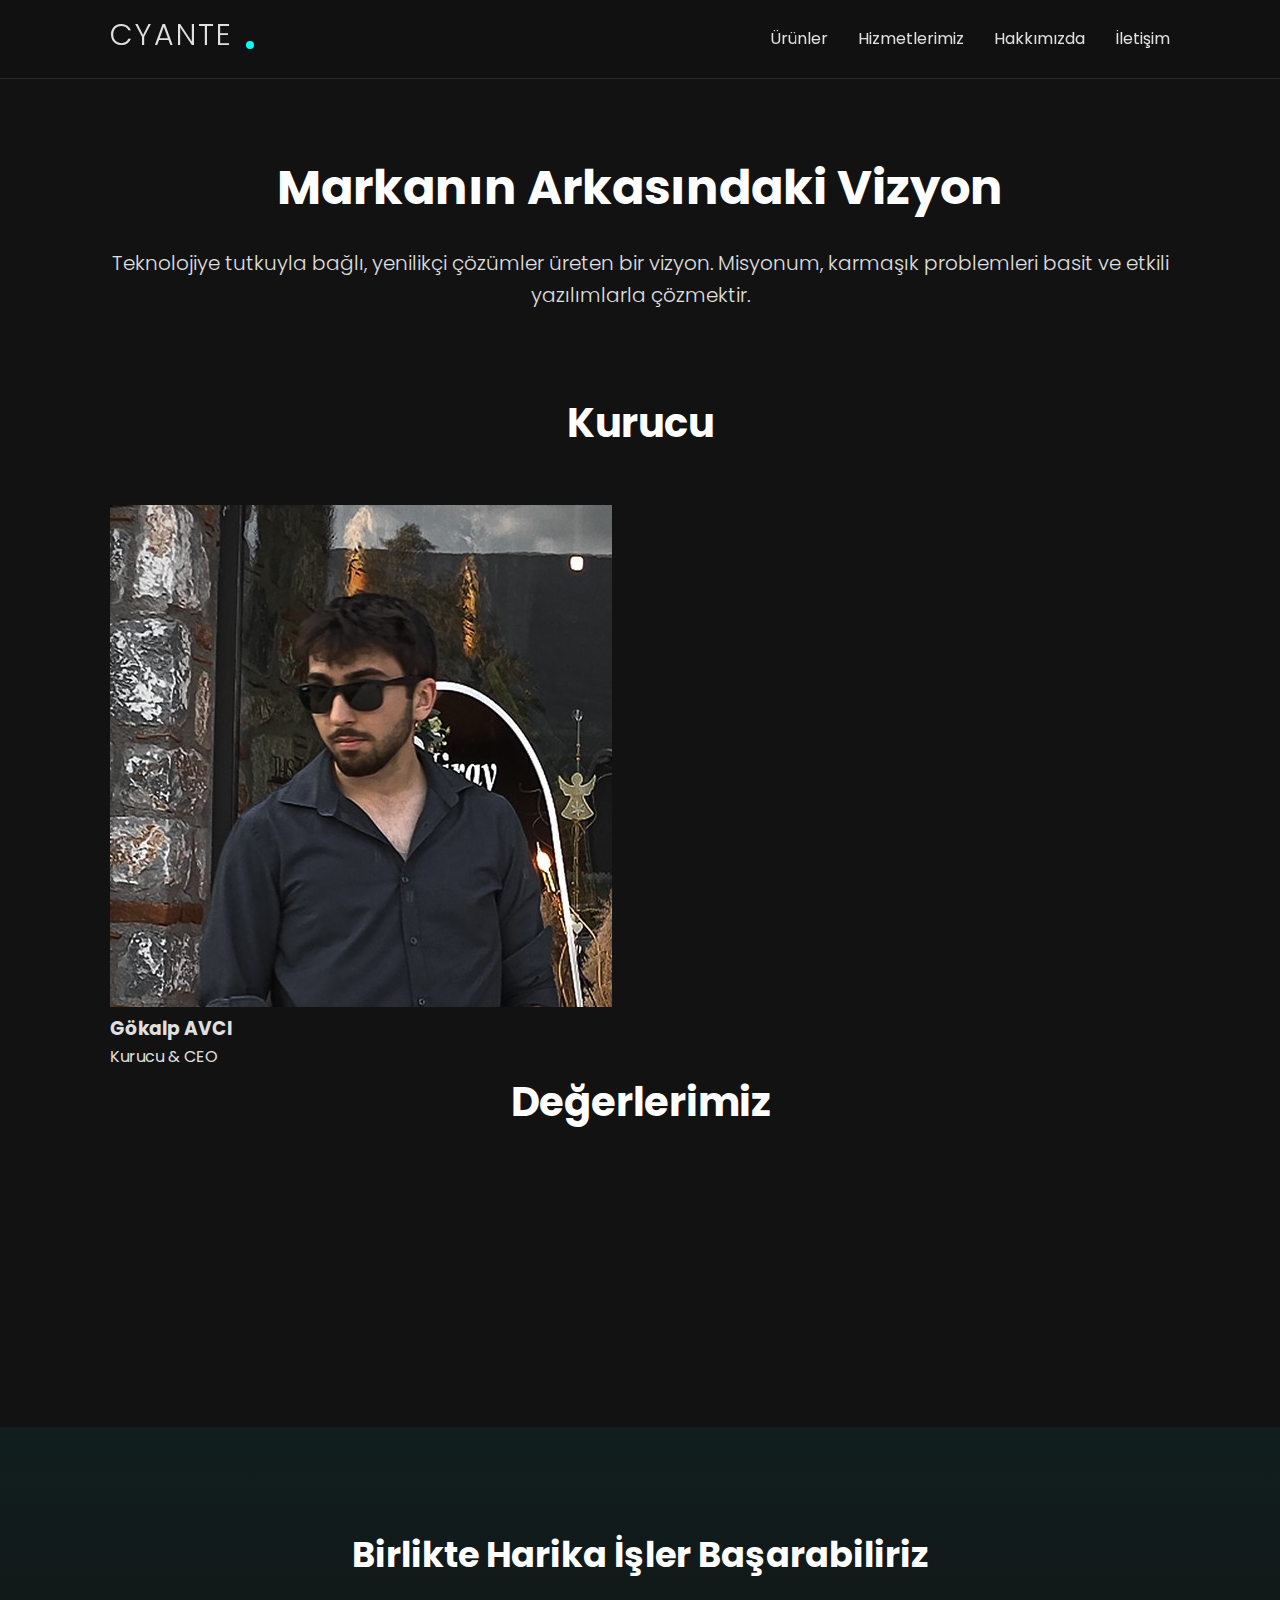
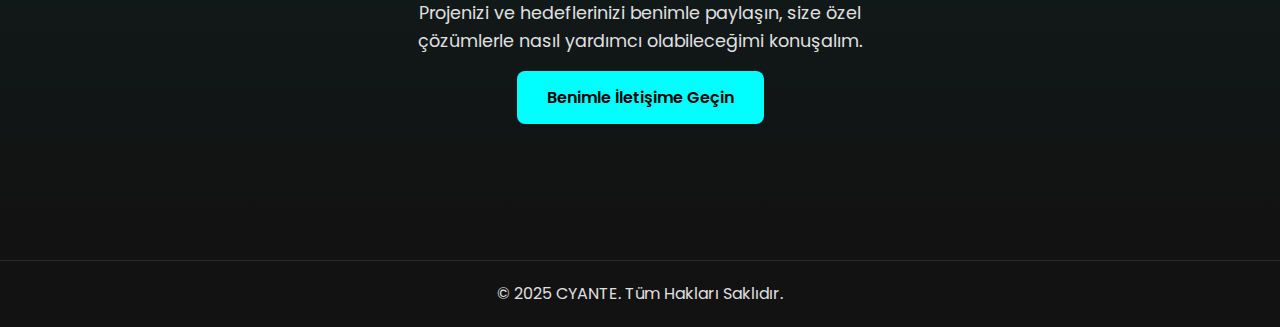
<file: CYANTE_Website/hakkimizda.html>
<!DOCTYPE html>
<html lang="tr">
<head>
    <meta charset="UTF-8">
    <meta name="viewport" content="width=device-width, initial-scale=1.0">
    <title>Hakkımızda - CYANTE | Yarının Teknolojisini Kodluyoruz</title>
    <link rel="stylesheet" href="style.css">
    <link rel="stylesheet" href="https://cdnjs.cloudflare.com/ajax/libs/font-awesome/6.5.2/css/all.min.css">
    <link rel="preconnect" href="https://fonts.googleapis.com">
    <link rel="preconnect" href="https://fonts.gstatic.com" crossorigin>
    <link href="https://fonts.googleapis.com/css2?family=Poppins:wght@300;400;600;700&display=swap" rel="stylesheet">
</head>
<body>

    <header>
        <div class="container">
            <a href="index.html" class="logo">
                <svg width="150" height="40" xmlns="http://www.w3.org/2000/svg"><style>.cyante-text { font-family: 'Poppins', sans-serif; font-size: 30px; font-weight: 300; fill: #E0E0E0; letter-spacing: 2px; } .cyante-dot { fill: #00FFFF; }</style><text x="0" y="30" class="cyante-text">CYANTE</text><circle cx="140" cy="30" r="4" class="cyante-dot"/></svg>
            </a>
            <nav>
                <ul>
                    <li><a href="index.html#urunler">Ürünler</a></li>
                    <li><a href="hizmetlerimiz.html">Hizmetlerimiz</a></li>
                    <li><a href="hakkimizda.html" class="active">Hakkımızda</a></li>
                    <li><a href="iletisim.html">İletişim</a></li>
                </ul>
            </nav>
        </div>
    </header>

    <main>
        <section id="product-hero">
            <div class="container">
                <div class="product-intro" style="text-align: center; width: 100%;">
                    <h1>Markanın Arkasındaki Vizyon</h1>
                    <p class="subtitle">Teknolojiye tutkuyla bağlı, yenilikçi çözümler üreten bir vizyon. Misyonum, karmaşık problemleri basit ve etkili yazılımlarla çözmektir.</p>
                </div>
            </div>
        </section>
        
        <section id="team">
            <div class="container">
                <h2 class="section-title">Kurucu</h2>
                <div class="founder-section"> <div class="team-member reveal">
                        <img src="images/gokalp-avci.jpg" alt="Gökalp AVCI"> <h3>Gökalp AVCI</h3>
                        <p class="role">Kurucu & CEO</p>
                    </div>
                </div>
            </div>
        </section>

        <section id="about-us-content">
            <div class="container">
                <h2 class="section-title">Değerlerimiz</h2>
                <div class="values-grid">
                    <div class="value-item reveal">
                        <i class="fas fa-lightbulb"></i>
                        <h3>Yenilikçilik</h3>
                        <p>Sürekli olarak en son teknolojileri takip eder ve projelerime entegre ederek geleceğe yönelik çözümler sunarım.</p>
                    </div>
                    <div class="value-item reveal">
                        <i class="fas fa-users"></i>
                        <h3>Müşteri Odaklılık</h3>
                        <p>Başarının anahtarının, müşterilerimin ihtiyaçlarını anlamak ve onlara özel değer yaratmak olduğuna inanırım.</p>
                    </div>
                    <div class="value-item reveal">
                        <i class="fas fa-shield-halved"></i>
                        <h3>Güvenilirlik</h3>
                        <p>Şeffaf bir çalışma prensibi benimser, verdiğim sözleri zamanında ve eksiksiz olarak yerine getiririm.</p>
                    </div>
                </div>
            </div>
        </section>

        <section id="product-cta">
            <div class="container">
                <h2>Birlikte Harika İşler Başarabiliriz</h2>
                <p>Projenizi ve hedeflerinizi benimle paylaşın, size özel çözümlerle nasıl yardımcı olabileceğimi konuşalım.</p>
                <a href="iletisim.html" class="cta-button">Benimle İletişime Geçin</a>
            </div>
        </section>
    </main>

    <footer>
        <div class="container">
            <p>© 2025 CYANTE. Tüm Hakları Saklıdır.</p>
        </div>
    </footer>
    
    <script src="script.js"></script>
</body>
</html>
</file>
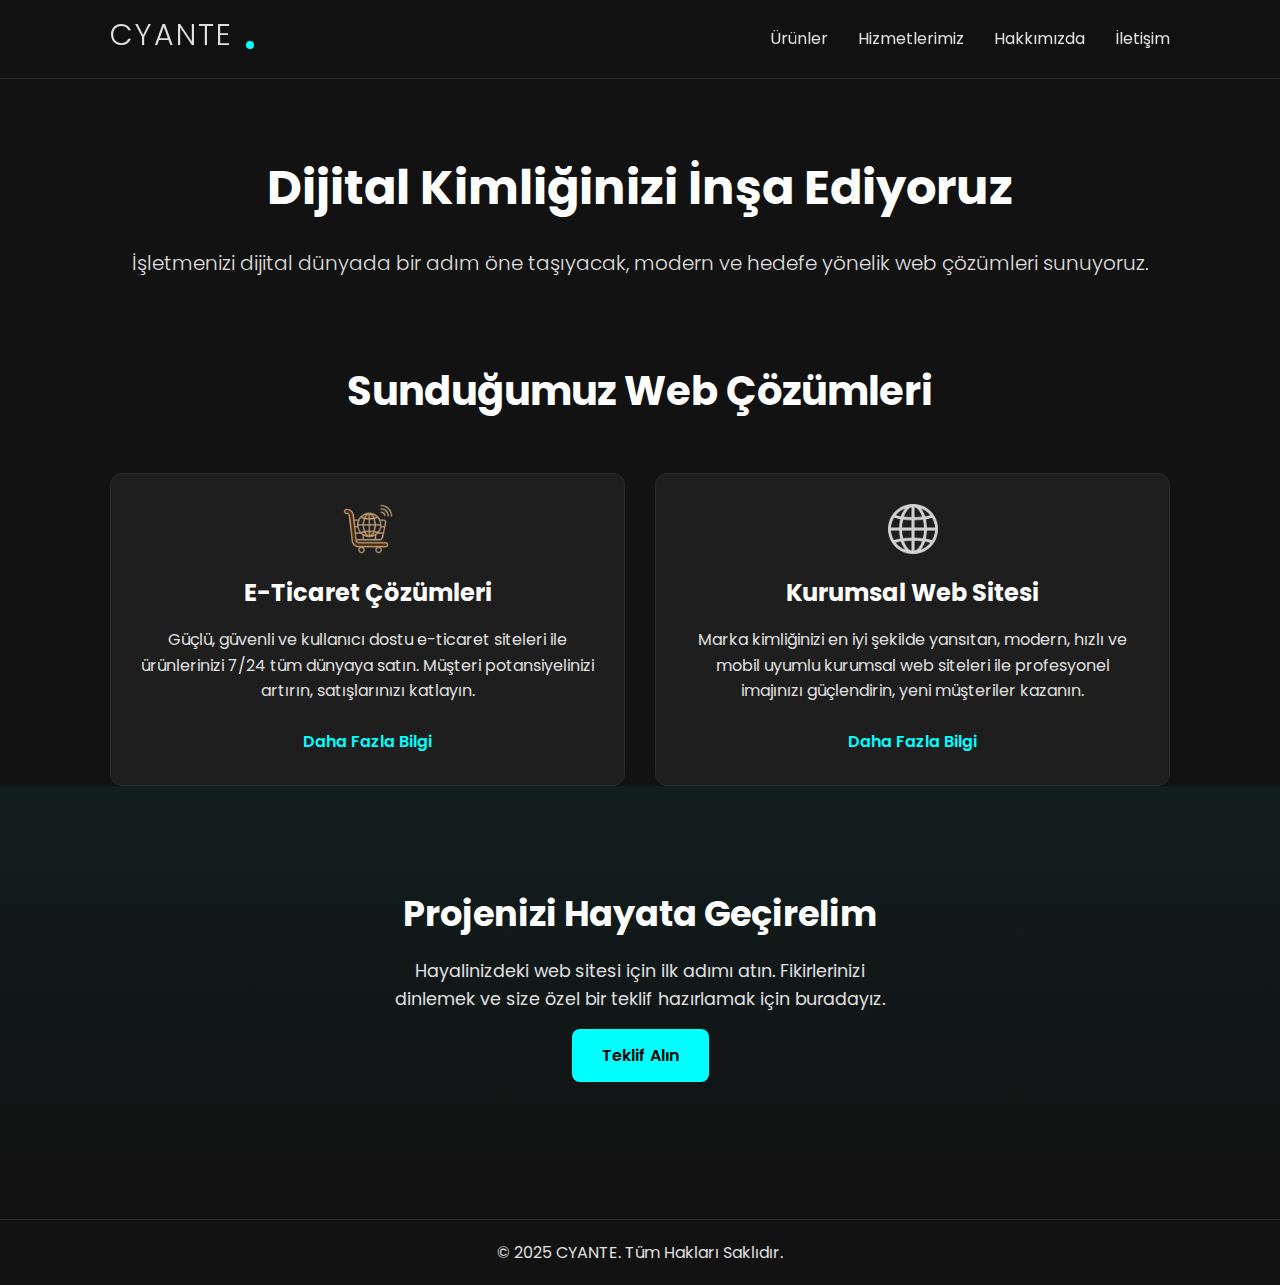
<file: CYANTE_Website/hizmetlerimiz.html>
<!DOCTYPE html>
<html lang="tr">
<head>
    <meta charset="UTF-8">
    <meta name="viewport" content="width=device-width, initial-scale=1.0">
    <title>Hizmetlerimiz - E-Ticaret ve Kurumsal Web Çözümleri - CYANTE</title>
    <link rel="stylesheet" href="style.css">
    <link rel="preconnect" href="https://fonts.googleapis.com">
    <link rel="preconnect" href="https://fonts.gstatic.com" crossorigin>
    <link href="https://fonts.googleapis.com/css2?family=Poppins:wght@300;400;600;700&display=swap" rel="stylesheet">
</head>
<body>

    <header>
        <div class="container">
            <a href="index.html" class="logo">
                <svg width="150" height="40" xmlns="http://www.w3.org/2000/svg"><style>.cyante-text { font-family: 'Poppins', sans-serif; font-size: 30px; font-weight: 300; fill: #E0E0E0; letter-spacing: 2px; } .cyante-dot { fill: #00FFFF; }</style><text x="0" y="30" class="cyante-text">CYANTE</text><circle cx="140" cy="30" r="4" class="cyante-dot"/></svg>
            </a>
            <nav>
                <ul>
                    <li><a href="index.html#urunler">Ürünler</a></li>
                    <li><a href="hizmetlerimiz.html" class="active">Hizmetlerimiz</a></li>
                    <li><a href="hakkimizda.html">Hakkımızda</a></li>
                    <li><a href="iletisim.html">İletişim</a></li>
                </ul>
            </nav>
        </div>
    </header>

    <main>
        <section id="product-hero">
            <div class="container">
                <div class="product-intro" style="text-align: center; width: 100%;">
                    <h1>Dijital Kimliğinizi İnşa Ediyoruz</h1>
                    <p class="subtitle">İşletmenizi dijital dünyada bir adım öne taşıyacak, modern ve hedefe yönelik web çözümleri sunuyoruz.</p>
                </div>
            </div>
        </section>

        <section id="hizmetler-grid">
            <div class="container">
                <h2 class="section-title">Sunduğumuz Web Çözümleri</h2>
                <div class="urun-grid">
                    
                    <div class="urun-karti reveal">
                        <div class="ikon">
                            <img src="images/ecommerce-icon.png" alt="E-Ticaret İkonu" />
                        </div>
                        <h3>E-Ticaret Çözümleri</h3>
                        <p>Güçlü, güvenli ve kullanıcı dostu e-ticaret siteleri ile ürünlerinizi 7/24 tüm dünyaya satın. Müşteri potansiyelinizi artırın, satışlarınızı katlayın.</p>
                        <a href="iletisim.html" class="urun-button">Daha Fazla Bilgi</a>
                    </div>

                    <div class="urun-karti reveal">
                         <div class="ikon">
                           <img src="images/corporate-icon.png" alt="Kurumsal Site İkonu" />
                        </div>
                        <h3>Kurumsal Web Sitesi</h3>
                        <p>Marka kimliğinizi en iyi şekilde yansıtan, modern, hızlı ve mobil uyumlu kurumsal web siteleri ile profesyonel imajınızı güçlendirin, yeni müşteriler kazanın.</p>
                        <a href="iletisim.html" class="urun-button">Daha Fazla Bilgi</a>
                    </div>

                </div>
            </div>
        </section>

        <section id="product-cta">
            <div class="container">
                <h2>Projenizi Hayata Geçirelim</h2>
                <p>Hayalinizdeki web sitesi için ilk adımı atın. Fikirlerinizi dinlemek ve size özel bir teklif hazırlamak için buradayız.</p>
                <a href="iletisim.html" class="cta-button">Teklif Alın</a>
            </div>
        </section>
    </main>

    <footer>
        <div class="container">
            <p>&copy; 2025 CYANTE. Tüm Hakları Saklıdır.</p>
        </div>
    </footer>
    
    <script src="script.js"></script>
</body>
</html>
</file>
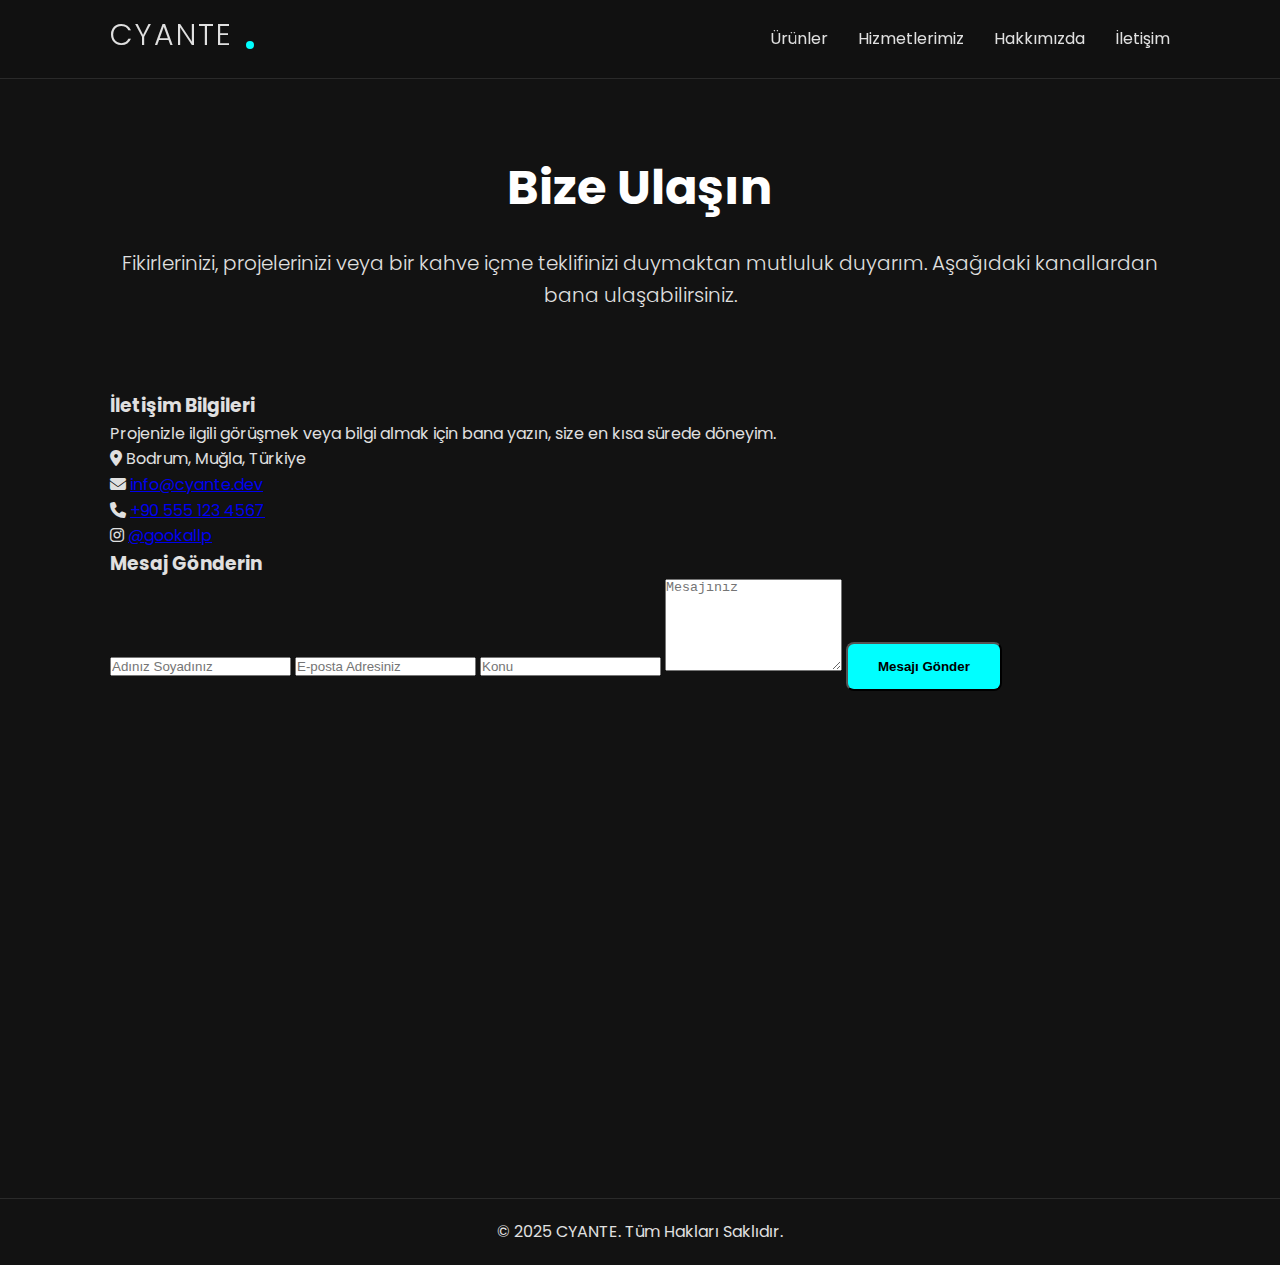
<file: CYANTE_Website/iletisim.html>
<!DOCTYPE html>
<html lang="tr">
<head>
    <meta charset="UTF-8">
    <meta name="viewport" content="width=device-width, initial-scale=1.0">
    <title>İletişim - CYANTE</title>
    <link rel="stylesheet" href="style.css">
    <link rel="stylesheet" href="https://cdnjs.cloudflare.com/ajax/libs/font-awesome/6.5.2/css/all.min.css">
    <link rel="preconnect" href="https://fonts.googleapis.com">
    <link rel="preconnect" href="https://fonts.gstatic.com" crossorigin>
    <link href="https://fonts.googleapis.com/css2?family=Poppins:wght@300;400;600;700&display=swap" rel="stylesheet">
</head>
<body>

    <header>
        <div class="container">
            <a href="index.html" class="logo">
                <svg width="150" height="40" xmlns="http://www.w3.org/2000/svg"><style>.cyante-text { font-family: 'Poppins', sans-serif; font-size: 30px; font-weight: 300; fill: #E0E0E0; letter-spacing: 2px; } .cyante-dot { fill: #00FFFF; }</style><text x="0" y="30" class="cyante-text">CYANTE</text><circle cx="140" cy="30" r="4" class="cyante-dot"/></svg>
            </a>
            <nav>
                <ul>
                    <li><a href="index.html#urunler">Ürünler</a></li>
                    <li><a href="hizmetlerimiz.html">Hizmetlerimiz</a></li>
                    <li><a href="hakkimizda.html">Hakkımızda</a></li>
                    <li><a href="iletisim.html" class="active">İletişim</a></li>
                </ul>
            </nav>
        </div>
    </header>

    <main>
        <section id="product-hero">
            <div class="container">
                <div class="product-intro" style="text-align: center; width: 100%;">
                    <h1>Bize Ulaşın</h1>
                    <p class="subtitle">Fikirlerinizi, projelerinizi veya bir kahve içme teklifinizi duymaktan mutluluk duyarım. Aşağıdaki kanallardan bana ulaşabilirsiniz.</p>
                </div>
            </div>
        </section>

        <section id="contact-section">
            <div class="container">
                <div class="contact-grid">
                    <div class="contact-details reveal">
                        <h3>İletişim Bilgileri</h3>
                        <p>Projenizle ilgili görüşmek veya bilgi almak için bana yazın, size en kısa sürede döneyim.</p>
                        <div class="contact-item">
                            <i class="fas fa-map-marker-alt"></i>
                            <span>Bodrum, Muğla, Türkiye</span>
                        </div>
                        <div class="contact-item">
                            <i class="fas fa-envelope"></i>
                            <a href="mailto:info@cyante.dev">info@cyante.dev</a>
                        </div>
                        <div class="contact-item">
                            <i class="fas fa-phone"></i>
                            <a href="tel:+905551234567">+90 555 123 4567</a>
                        </div>
                        <div class="contact-item">
                            <i class="fab fa-instagram"></i>
                            <a href="https://www.instagram.com/gookallp" target="_blank">@gookallp</a>
                        </div>
                    </div>
                    <div class="contact-form reveal">
                        <h3>Mesaj Gönderin</h3>
                        <form action="https://formspree.io/f/SİZİN_FORM_IDNİZ" method="POST">
                            <input type="text" name="name" placeholder="Adınız Soyadınız" required>
                            <input type="email" name="email" placeholder="E-posta Adresiniz" required>
                            <input type="text" name="subject" placeholder="Konu" required>
                            <textarea name="message" placeholder="Mesajınız" rows="6" required></textarea>
                            <button type="submit" class="cta-button">Mesajı Gönder</button>
                        </form>
                    </div>
                </div>
            </div>
        </section>

        <section id="map-section">
            <div class="map-container">
                <iframe src="https://www.google.com/maps/embed?pb=!1m18!1m12!1m3!1d102130.6974918579!2d27.32757501375995!3d37.03437295796989!2m3!1f0!2f0!3f0!3m2!1i1024!2i768!4f13.1!3m3!1m2!1s0x14be6c54a93c7a9f%3A0x910ff73a9856a939!2sBodrum%2C%20Muğla!5e0!3m2!1str!2str!4v1718873998845!5m2!1str!2str" 
                width="600" height="450" style="border:0;" allowfullscreen="" loading="lazy" referrerpolicy="no-referrer-when-downgrade"></iframe>
            </div>
        </section>
    </main>

    <footer>
        <div class="container">
            <p>© 2025 CYANTE. Tüm Hakları Saklıdır.</p>
        </div>
    </footer>

    <script src="script.js"></script>
</body>
</html>
</file>
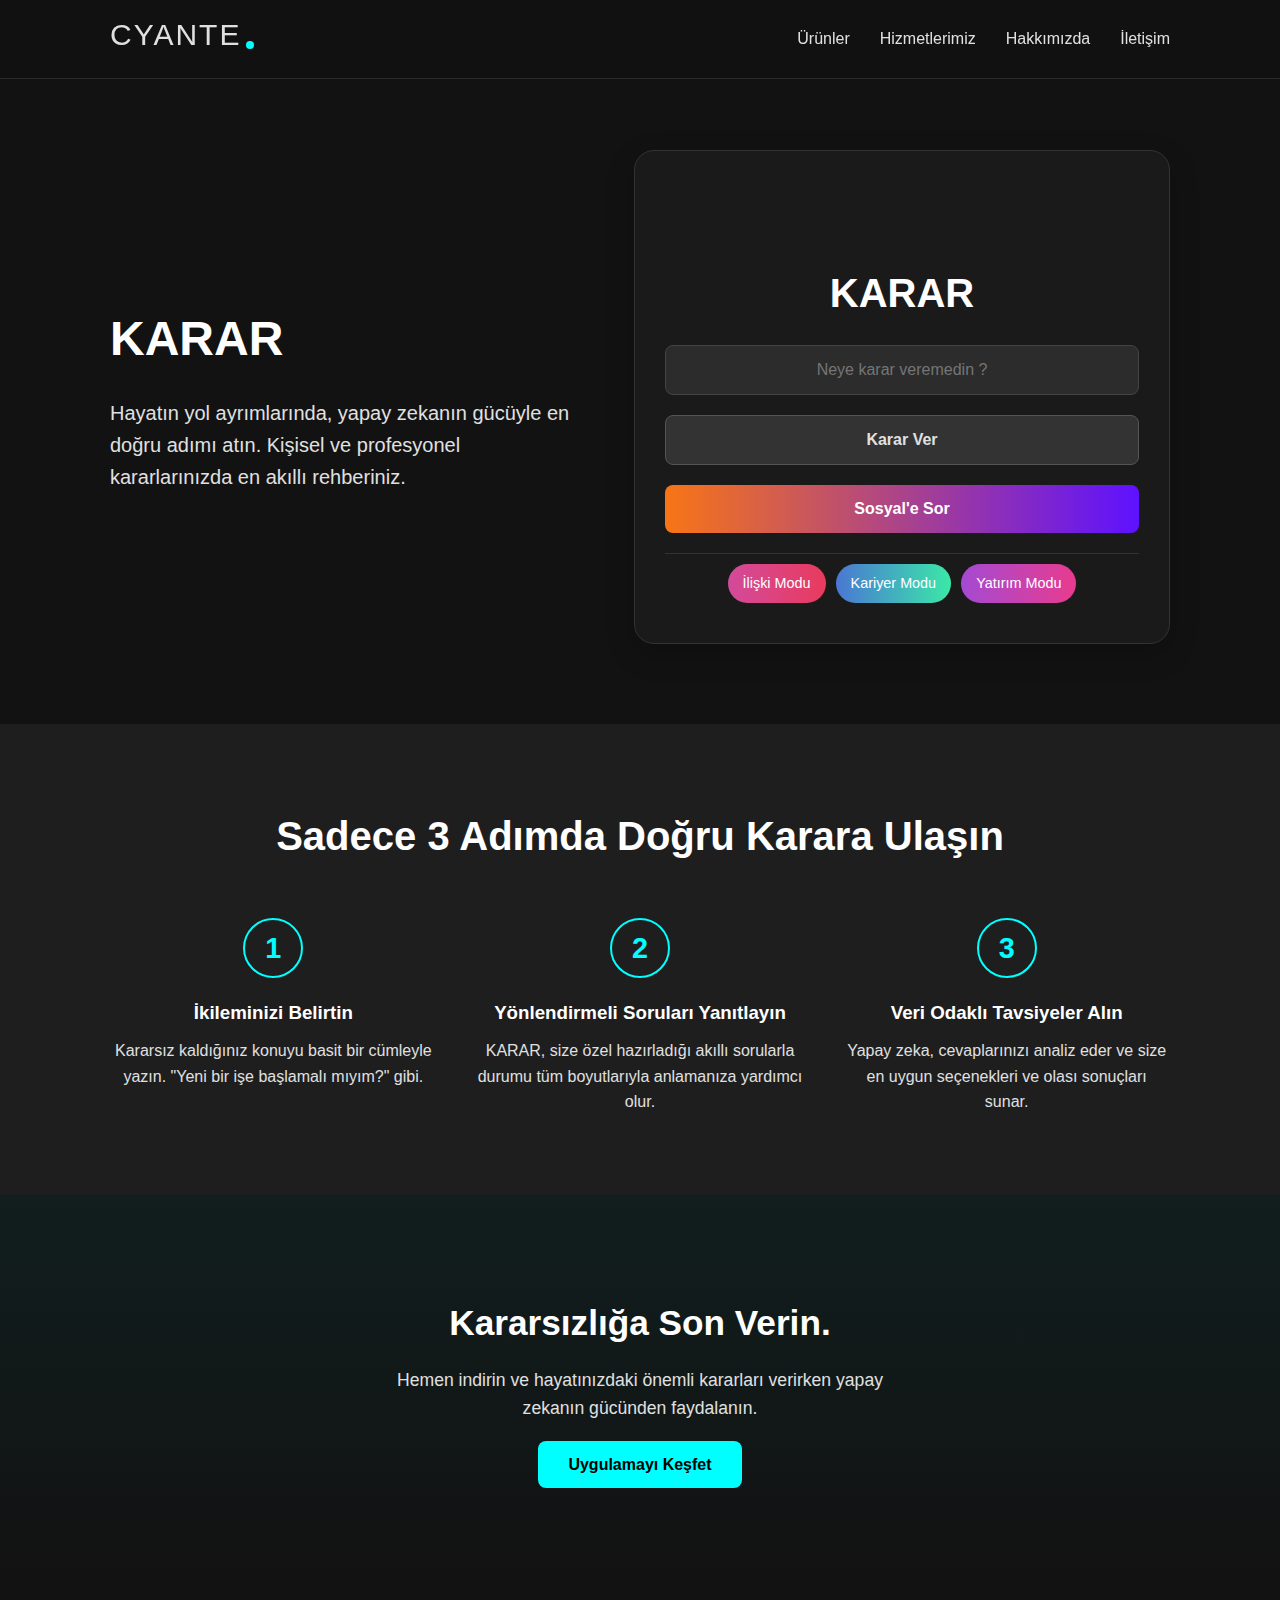
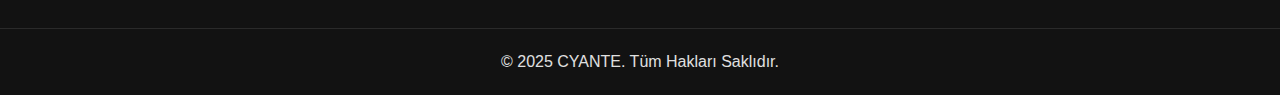
<file: CYANTE_Website/karar.html>
<!DOCTYPE html>
<html lang="tr">
<head>
    <meta charset="UTF-8">
    <meta http-equiv="Content-Security-Policy" content="
        default-src 'self'; 
        script-src 'self' https://cdn.jsdelivr.net; 
        style-src 'self' 'unsafe-inline' https://cdnjs.cloudflare.com https://fonts.googleapis.com; 
        font-src https://cdnjs.cloudflare.com https://fonts.gstatic.com; 
        img-src 'self' data:; 
        frame-src https://www.google.com; 
        connect-src https://formspree.io;">
    <meta name="viewport" content="width=device-width, initial-scale=1.0">
    <title>KARAR - Yapay Zeka Destekli Karar Verme Uygulaması | CYANTE</title>
    <meta name="description" content="KARAR, yapay zeka gücüyle kişisel ve profesyonel hayatınızdaki kararsızlıklara son veren bir karar destek uygulamasıdır. En doğru adımı atmanız için rehberiniz.">
    <link rel="stylesheet" href="style.css">
    <link rel="preconnect" href="https://fonts.googleapis.com">
    <link rel="preconnect" href="https://fonts.gstatic.com" crossorigin>
    <link href="https://fonts.googleapis.com/css2?family=Poppins:wght@300;400;600;700&display=swap" rel="stylesheet">
    <script type="application/ld+json">
    {
      "@context": "https://schema.org",
      "@type": "SoftwareApplication",
      "name": "KARAR",
      "operatingSystem": "Web",
      "applicationCategory": "LifestyleApplication",
      "description": "KARAR, yapay zeka gücüyle kişisel ve profesyonel hayatınızdaki kararsızlıklara son veren bir karar destek uygulamasıdır. İlişki, kariyer ve yatırım gibi modlarla en doğru adımı atmanız için size rehberlik eder.",
      "featureList": [
        "Yapay Zeka Destekli Tavsiyeler",
        "İlişki Modu",
        "Kariyer Modu",
        "Yatırım Modu",
        "Yönlendirmeli Soru-Cevap"
      ],
      "author": {
        "@type": "Organization",
        "name": "CYANTE"
      },
      "offers": {
        "@type": "Offer",
        "description": "Uygulamayı Keşfet"
      }
    }
    </script>
</head>
<body>

    <header>
        <div class="container">
            <a href="index.html" class="logo">
                <svg width="150" height="40" xmlns="http://www.w3.org/2000/svg"><style>.cyante-text { font-family: 'Poppins', sans-serif; font-size: 30px; font-weight: 300; fill: #E0E0E0; letter-spacing: 2px; } .cyante-dot { fill: #00FFFF; }</style><text x="0" y="30" class="cyante-text">CYANTE</text><circle cx="140" cy="30" r="4" class="cyante-dot"/></svg>
            </a>
            <nav>
                <ul>
                    <li><a href="index.html#urunler">Ürünler</a></li>
                    <li><a href="hizmetlerimiz.html">Hizmetlerimiz</a></li>
                    <li><a href="hakkimizda.html">Hakkımızda</a></li>
                    <li><a href="iletisim.html">İletişim</a></li>
                </ul>
            </nav>
        </div>
    </header>

    <main>
        <section id="product-hero">
            <div class="container">
                <div class="product-intro">
                    <h1>KARAR</h1>
                    <p class="subtitle">Hayatın yol ayrımlarında, yapay zekanın gücüyle en doğru adımı atın. Kişisel ve profesyonel kararlarınızda en akıllı rehberiniz.</p>
                </div>
                <div class="karar-ui-showcase">
                    <div class="karar-logo-placeholder"></div>
                    <h2>KARAR</h2>
                    <input type="text" placeholder="Neye karar veremedin ?">
                    <button class="karar-button primary">Karar Ver</button>
                    <button class="karar-button social-gradient">Sosyal'e Sor</button>
                    <div class="mode-tags">
                        <span class="tag-gradient-1">İlişki Modu</span>
                        <span class="tag-gradient-2">Kariyer Modu</span>
                        <span class="tag-gradient-3">Yatırım Modu</span>
                    </div>
                </div>
            </div>
        </section>

        <section id="how-it-works">
            <div class="container">
                <h2 class="section-title">Sadece 3 Adımda Doğru Karara Ulaşın</h2>
                <div class="steps-grid">
                    <div class="step">
                        <div class="step-number">1</div>
                        <h3>İkileminizi Belirtin</h3>
                        <p>Kararsız kaldığınız konuyu basit bir cümleyle yazın. "Yeni bir işe başlamalı mıyım?" gibi.</p>
                    </div>
                    <div class="step">
                        <div class="step-number">2</div>
                        <h3>Yönlendirmeli Soruları Yanıtlayın</h3>
                        <p>KARAR, size özel hazırladığı akıllı sorularla durumu tüm boyutlarıyla anlamanıza yardımcı olur.</p>
                    </div>
                    <div class="step">
                        <div class="step-number">3</div>
                        <h3>Veri Odaklı Tavsiyeler Alın</h3>
                        <p>Yapay zeka, cevaplarınızı analiz eder ve size en uygun seçenekleri ve olası sonuçları sunar.</p>
                    </div>
                </div>
            </div>
        </section>

        <section id="product-cta">
            <div class="container">
                <h2>Kararsızlığa Son Verin.</h2>
                <p>Hemen indirin ve hayatınızdaki önemli kararları verirken yapay zekanın gücünden faydalanın.</p>
                <a href="https://karar.cloud" class="cta-button" target="_blank" rel="noopener noreferrer">Uygulamayı Keşfet</a>
            </div>
        </section>
    </main>

    <footer>
        <div class="container">
            <p>© 2025 CYANTE. Tüm Hakları Saklıdır.</p>
        </div>
    </footer>

    <script src="script.js"></script>
</body>
</html>
</file>
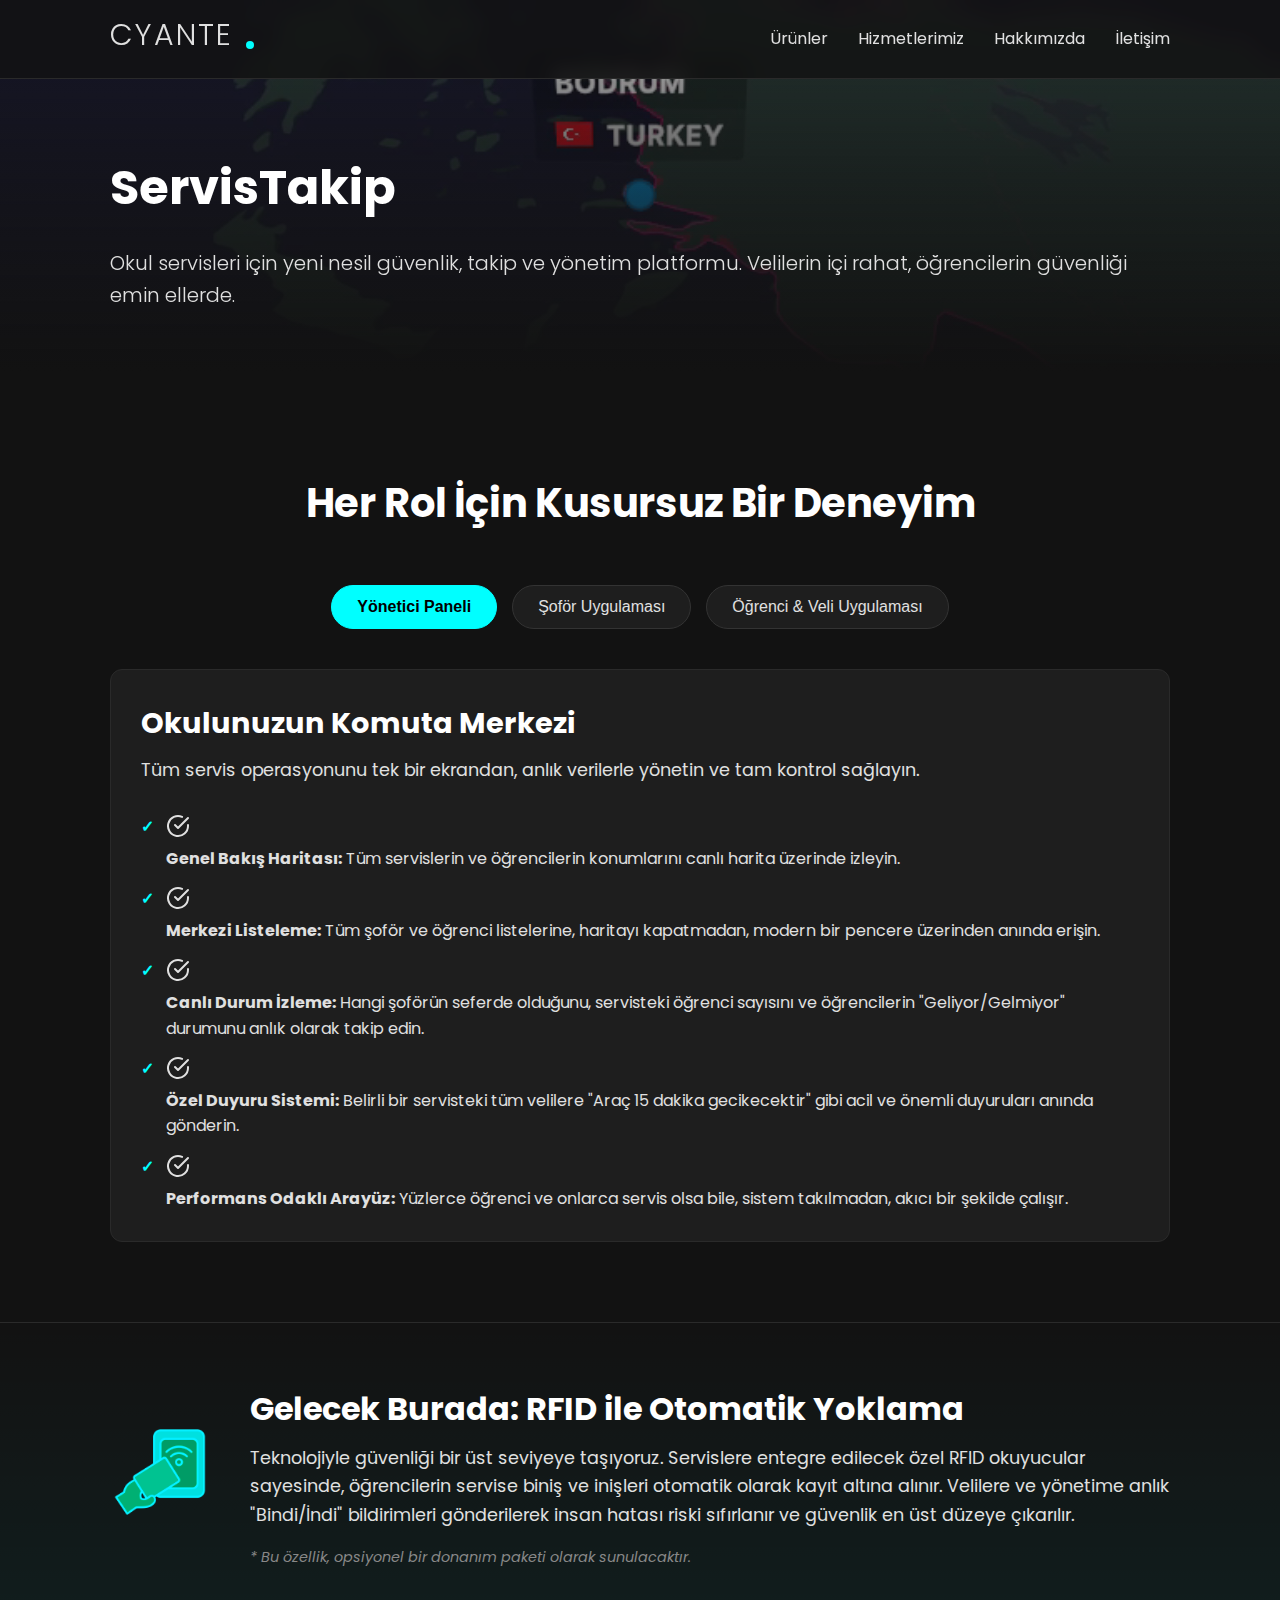
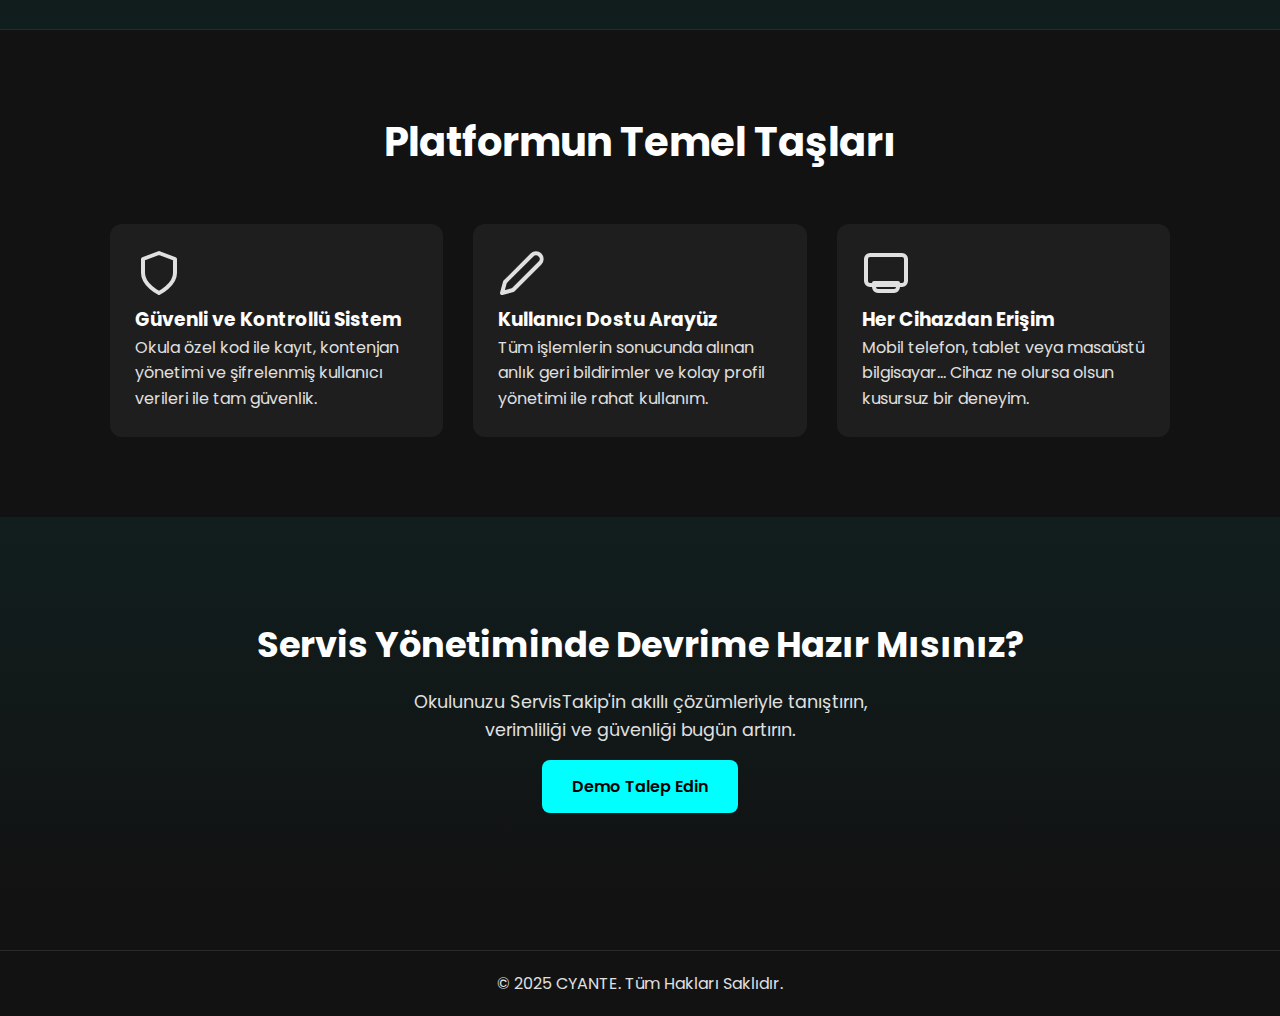
<file: CYANTE_Website/servis-takip.html>
<!DOCTYPE html>
<html lang="tr">
<head>
    <meta charset="UTF-8">
    <meta name="viewport" content="width=device-width, initial-scale=1.0">
    <title>ServisTakip - Akıllı Okul Servis Yönetimi - CYANTE</title>
    <link rel="icon" type="image/png" href="images/favicon.png">
    <link rel="stylesheet" href="style.css">
    <link rel="preconnect" href="https://fonts.googleapis.com">
    <link rel="preconnect" href="https://fonts.gstatic.com" crossorigin>
    <link href="https://fonts.googleapis.com/css2?family=Poppins:wght@300;400;600;700&display=swap" rel="stylesheet">
</head>
<body>

    <header>
        <div class="container">
            <a href="index.html" class="logo">
                <svg width="150" height="40" xmlns="http://www.w3.org/2000/svg"><style>.cyante-text { font-family: 'Poppins', sans-serif; font-size: 30px; font-weight: 300; fill: #E0E0E0; letter-spacing: 2px; } .cyante-dot { fill: #00FFFF; }</style><text x="0" y="30" class="cyante-text">CYANTE</text><circle cx="140" cy="30" r="4" class="cyante-dot"/></svg>
            </a>
            <nav>
                <ul>
                    <li><a href="index.html#urunler">Ürünler</a></li>
                    <li><a href="hizmetlerimiz.html">Hizmetlerimiz</a></li>
                    <li><a href="hakkimizda.html">Hakkımızda</a></li>
                    <li><a href="iletisim.html">İletişim</a></li>
                </ul>
            </nav>
        </div>
    </header>

    <main>
        <section id="product-hero">
            <div class="video-background-container">
               <video autoplay muted loop playsinline id="background-video">
                   <source src="vdy.mp4" type="video/mp4">
                   Tarayıcınız video etiketini desteklemiyor.
               </video>
               <div class="video-overlay"></div>
           </div>
           <div class="container">
               <div class="product-intro">
                   <h1>ServisTakip</h1>
                   <p class="subtitle">Okul servisleri için yeni nesil güvenlik, takip ve yönetim platformu. Velilerin içi rahat, öğrencilerin güvenliği emin ellerde.</p>
               </div>
           </div>
        </section>

        <section id="detailed-features">
            <div class="container">
                <h2 class="section-title">Her Rol İçin Kusursuz Bir Deneyim</h2>
                <div class="tab-buttons">
                    <button class="tab-button active" data-tab="tab-yonetici">Yönetici Paneli</button>
                    <button class="tab-button" data-tab="tab-sofor">Şoför Uygulaması</button>
                    <button class="tab-button" data-tab="tab-ogrenci">Öğrenci & Veli Uygulaması</button>
                </div>

                <div class="tab-content-wrapper">
                    <div id="tab-yonetici" class="tab-content active">
                        <h3>Okulunuzun Komuta Merkezi</h3>
                        <p>Tüm servis operasyonunu tek bir ekrandan, anlık verilerle yönetin ve tam kontrol sağlayın.</p>
                        <div class="feature-list">
                            <div class="feature-item-v2"><svg xmlns="http://www.w3.org/2000/svg" width="24" height="24" viewBox="0 0 24 24" fill="none" stroke="currentColor" stroke-width="2" stroke-linecap="round" stroke-linejoin="round"><path d="M22 11.08V12a10 10 0 1 1-5.93-9.14"></path><polyline points="22 4 12 14.01 9 11.01"></polyline></svg><div><strong>Genel Bakış Haritası:</strong> Tüm servislerin ve öğrencilerin konumlarını canlı harita üzerinde izleyin.</div></div>
                            <div class="feature-item-v2"><svg xmlns="http://www.w3.org/2000/svg" width="24" height="24" viewBox="0 0 24 24" fill="none" stroke="currentColor" stroke-width="2" stroke-linecap="round" stroke-linejoin="round"><path d="M22 11.08V12a10 10 0 1 1-5.93-9.14"></path><polyline points="22 4 12 14.01 9 11.01"></polyline></svg><div><strong>Merkezi Listeleme:</strong> Tüm şoför ve öğrenci listelerine, haritayı kapatmadan, modern bir pencere üzerinden anında erişin.</div></div>
                            <div class="feature-item-v2"><svg xmlns="http://www.w3.org/2000/svg" width="24" height="24" viewBox="0 0 24 24" fill="none" stroke="currentColor" stroke-width="2" stroke-linecap="round" stroke-linejoin="round"><path d="M22 11.08V12a10 10 0 1 1-5.93-9.14"></path><polyline points="22 4 12 14.01 9 11.01"></polyline></svg><div><strong>Canlı Durum İzleme:</strong> Hangi şoförün seferde olduğunu, servisteki öğrenci sayısını ve öğrencilerin "Geliyor/Gelmiyor" durumunu anlık olarak takip edin.</div></div>
                            <div class="feature-item-v2"><svg xmlns="http://www.w3.org/2000/svg" width="24" height="24" viewBox="0 0 24 24" fill="none" stroke="currentColor" stroke-width="2" stroke-linecap="round" stroke-linejoin="round"><path d="M22 11.08V12a10 10 0 1 1-5.93-9.14"></path><polyline points="22 4 12 14.01 9 11.01"></polyline></svg><div><strong>Özel Duyuru Sistemi:</strong> Belirli bir servisteki tüm velilere "Araç 15 dakika gecikecektir" gibi acil ve önemli duyuruları anında gönderin.</div></div>
                            <div class="feature-item-v2"><svg xmlns="http://www.w3.org/2000/svg" width="24" height="24" viewBox="0 0 24 24" fill="none" stroke="currentColor" stroke-width="2" stroke-linecap="round" stroke-linejoin="round"><path d="M22 11.08V12a10 10 0 1 1-5.93-9.14"></path><polyline points="22 4 12 14.01 9 11.01"></polyline></svg><div><strong>Performans Odaklı Arayüz:</strong> Yüzlerce öğrenci ve onlarca servis olsa bile, sistem takılmadan, akıcı bir şekilde çalışır.</div></div>
                        </div>
                    </div>
                    <div id="tab-sofor" class="tab-content">
                        <h3>Akıllı ve Güvenli Sürüş Asistanınız</h3>
                        <p>Yolculuğu daha verimli ve güvenli hale getiren, sürücü dostu özelliklerle donatıldı.</p>
                        <div class="feature-list">
                            <div class="feature-item-v2"><svg xmlns="http://www.w3.org/2000/svg" width="24" height="24" viewBox="0 0 24 24" fill="none" stroke="currentColor" stroke-width="2" stroke-linecap="round" stroke-linejoin="round"><path d="M22 11.08V12a10 10 0 1 1-5.93-9.14"></path><polyline points="22 4 12 14.01 9 11.01"></polyline></svg><div><strong>Otomatik Rota Optimizasyonu:</strong> Sefere başlandığı an, sadece "Geliyor" olarak işaretlenmiş öğrencilere göre en verimli rota anında oluşturulur.</div></div>
                             <div class="feature-item-v2"><svg xmlns="http://www.w3.org/2000/svg" width="24" height="24" viewBox="0 0 24 24" fill="none" stroke="currentColor" stroke-width="2" stroke-linecap="round" stroke-linejoin="round"><path d="M22 11.08V12a10 10 0 1 1-5.93-9.14"></path><polyline points="22 4 12 14.01 9 11.01"></polyline></svg><div><strong>Anlık Yolcu Listesi:</strong> Servise binecek öğrencilerin güncel listesini ve durumlarını tek bakışta görün, gereksiz beklemeleri ortadan kaldırın.</div></div>
                            <div class="feature-item-v2"><svg xmlns="http://www.w3.org/2000/svg" width="24" height="24" viewBox="0 0 24 24" fill="none" stroke="currentColor" stroke-width="2" stroke-linecap="round" stroke-linejoin="round"><path d="M22 11.08V12a10 10 0 1 1-5.93-9.14"></path><polyline points="22 4 12 14.01 9 11.01"></polyline></svg><div><strong>Kesintisiz Sürüş Modu:</strong> Sefer sırasında ekranın otomatik kilitlenmesi engellenir, dikkatiniz asla dağılmaz.</div></div>
                            <div class="feature-item-v2"><svg xmlns="http://www.w3.org/2000/svg" width="24" height="24" viewBox="0 0 24 24" fill="none" stroke="currentColor" stroke-width="2" stroke-linecap="round" stroke-linejoin="round"><path d="M22 11.08V12a10 10 0 1 1-5.93-9.14"></path><polyline points="22 4 12 14.01 9 11.01"></polyline></svg><div><strong>Batarya Dostu Gizli Ekran:</strong> Tek bir tuşla ekranı karartın; uygulama arka planda çalışmaya devam ederken bataryadan tasarruf edin.</div></div>
                        </div>
                    </div>
                    <div id="tab-ogrenci" class="tab-content">
                        <h3>Velilerin İçi Rahat, Öğrenciler Güvende</h3>
                        <p>Merak ve endişeyi ortadan kaldıran, anlık bilgilendirmeye dayalı modern bir deneyim sunar.</p>
                        <div class="feature-list">
                            <div class="feature-item-v2"><svg xmlns="http://www.w3.org/2000/svg" width="24" height="24" viewBox="0 0 24 24" fill="none" stroke="currentColor" stroke-width="2" stroke-linecap="round" stroke-linejoin="round"><path d="M22 11.08V12a10 10 0 1 1-5.93-9.14"></path><polyline points="22 4 12 14.01 9 11.01"></polyline></svg><div><strong>Canlı Servis Takibi:</strong> Harita üzerinden çocuğunuzun servisini anlık olarak takip edin, nerede olduğunu her an bilin.</div></div>
                            <div class="feature-item-v2"><svg xmlns="http://www.w3.org/2000/svg" width="24" height="24" viewBox="0 0 24 24" fill="none" stroke="currentColor" stroke-width="2" stroke-linecap="round" stroke-linejoin="round"><path d="M22 11.08V12a10 10 0 1 1-5.93-9.14"></path><polyline points="22 4 12 14.01 9 11.01"></polyline></svg><div><strong>Tahmini Varış Süresi (ETA):</strong> "Servis nerede kaldı?" sorusuna son! Servisin tam olarak kaç dakika sonra kapınızda olacağını canlı geri sayımla görün.</div></div>
                            <div class="feature-item-v2"><svg xmlns="http://www.w3.org/2000/svg" width="24" height="24" viewBox="0 0 24 24" fill="none" stroke="currentColor" stroke-width="2" stroke-linecap="round" stroke-linejoin="round"><path d="M22 11.08V12a10 10 0 1 1-5.93-9.14"></path><polyline points="22 4 12 14.01 9 11.01"></polyline></svg><div><strong>Otomatik "Servis Yaklaşıyor" Bildirimi:</strong> Servis 1 KM yaklaştığında telefonunuza gelen bildirimle hazırlıksız yakalanmayın.</div></div>
                            <div class="feature-item-v2"><svg xmlns="http://www.w3.org/2000/svg" width="24" height="24" viewBox="0 0 24 24" fill="none" stroke="currentColor" stroke-width="2" stroke-linecap="round" stroke-linejoin="round"><path d="M22 11.08V12a10 10 0 1 1-5.93-9.14"></path><polyline points="22 4 12 14.01 9 11.01"></polyline></svg><div><strong>Tek Tuşla Durum Bildirimi:</strong> Çocuğunuz o gün servisi kullanmayacaksa, bunu tek bir butona basarak şoföre anında bildirin.</div></div>
                            <div class="feature-item-v2"><svg xmlns="http://www.w3.org/2000/svg" width="24" height="24" viewBox="0 0 24 24" fill="none" stroke="currentColor" stroke-width="2" stroke-linecap="round" stroke-linejoin="round"><path d="M22 11.08V12a10 10 0 1 1-5.93-9.14"></path><polyline points="22 4 12 14.01 9 11.01"></polyline></svg><div><strong>Kolay Konum Yönetimi:</strong> Ev adresinizi veya öğrencinin alınacağı noktayı harita üzerinde kolayca işaretleyin ve güncelleyin.</div></div>
                        </div>
                    </div>
                </div>
            </div>
        </section>

        <section id="premium-feature">
            <div class="container">
                <div class="premium-content">
                    <div class="premium-icon">
                        <img src="images/rfid-icon.png" alt="RFID İkonu">
                    </div>
                    <div class="premium-text">
                        <h2>Gelecek Burada: RFID ile Otomatik Yoklama</h2>
                        <p>Teknolojiyle güvenliği bir üst seviyeye taşıyoruz. Servislere entegre edilecek özel RFID okuyucular sayesinde, öğrencilerin servise biniş ve inişleri otomatik olarak kayıt altına alınır. Velilere ve yönetime anlık "Bindi/İndi" bildirimleri gönderilerek insan hatası riski sıfırlanır ve güvenlik en üst düzeye çıkarılır.</p>
                        <span>* Bu özellik, opsiyonel bir donanım paketi olarak sunulacaktır.</span>
                    </div>
                </div>
            </div>
        </section>

        <section id="common-features">
            <div class="container">
                 <h2 class="section-title">Platformun Temel Taşları</h2>
                 <div class="feature-grid">
                    <div class="feature-item">
                        <div class="feature-icon">
                            <svg xmlns="http://www.w3.org/2000/svg" width="48" height="48" viewBox="0 0 24 24" fill="none" stroke="currentColor" stroke-width="2" stroke-linecap="round" stroke-linejoin="round"><path d="M12 22s8-4 8-10V5l-8-3-8 3v7c0 6 8 10 8 10z"></path></svg>
                        </div>
                        <h3>Güvenli ve Kontrollü Sistem</h3>
                        <p>Okula özel kod ile kayıt, kontenjan yönetimi ve şifrelenmiş kullanıcı verileri ile tam güvenlik.</p>
                    </div>
                    <div class="feature-item">
                        <div class="feature-icon">
                            <svg xmlns="http://www.w3.org/2000/svg" width="48" height="48" viewBox="0 0 24 24" fill="none" stroke="currentColor" stroke-width="2" stroke-linecap="round" stroke-linejoin="round"><path d="M17 3a2.828 2.828 0 1 1 4 4L7.5 20.5 2 22l1.5-5.5L17 3z"></path></svg>
                        </div>
                        <h3>Kullanıcı Dostu Arayüz</h3>
                        <p>Tüm işlemlerin sonucunda alınan anlık geri bildirimler ve kolay profil yönetimi ile rahat kullanım.</p>
                    </div>
                    <div class="feature-item">
                        <div class="feature-icon">
                            <svg xmlns="http://www.w3.org/2000/svg" width="48" height="48" viewBox="0 0 24 24" fill="none" stroke="currentColor" stroke-width="2" stroke-linecap="round" stroke-linejoin="round"><path d="M8 21h8a2 2 0 0 0 2-2v-2H6v2a2 2 0 0 0 2 2z"></path><path d="M20 3H4a2 2 0 0 0-2 2v11a2 2 0 0 0 2 2h16a2 2 0 0 0 2-2V5a2 2 0 0 0-2-2z"></path><path d="M12 17v.01"></path></svg>
                        </div>
                        <h3>Her Cihazdan Erişim</h3>
                        <p>Mobil telefon, tablet veya masaüstü bilgisayar... Cihaz ne olursa olsun kusursuz bir deneyim.</p>
                    </div>
                 </div>
            </div>
        </section>


        <section id="product-cta">
            <div class="container">
                <h2>Servis Yönetiminde Devrime Hazır Mısınız?</h2>
                <p>Okulunuzu ServisTakip'in akıllı çözümleriyle tanıştırın, verimliliği ve güvenliği bugün artırın.</p>
                <a href="#" class="cta-button">Demo Talep Edin</a>
            </div>
        </section>
    </main>

    <footer>
        <div class="container">
            <p>&copy; 2025 CYANTE. Tüm Hakları Saklıdır.</p>
        </div>
    </footer>
    
    <script src="script.js"></script>
</body>
</html>
</file>
<file: CYANTE_Website/style.css>
/* ===== GENEL VE DEĞİŞKENLER ===== */
:root {
    --primary-color: #00FFFF; /* Canlı Cyan */
    --background-color: #121212; /* Koyu Arka Plan */
    --card-color: #1E1E1E; /* Kart Rengi */
    --text-color: #E0E0E0; /* Ana Metin Rengi */
    --heading-color: #FFFFFF; /* Başlık Rengi */
    --font-family: 'Poppins', sans-serif;
}

* {
    margin: 0;
    padding: 0;
    box-sizing: border-box;
}

html {
    scroll-behavior: smooth;
}

body {
    font-family: var(--font-family);
    background-color: var(--background-color);
    color: var(--text-color);
    line-height: 1.6;
}

.container {
    max-width: 1100px;
    margin: 0 auto;
    padding: 0 20px;
}

.section-title {
    text-align: center;
    font-size: 2.5rem;
    color: var(--heading-color);
    margin-bottom: 50px;
}

/* ===== HEADER (ÜST BÖLÜM) ===== */
header {
    background: rgba(18, 18, 18, 0.8);
    backdrop-filter: blur(10px);
    padding: 15px 0;
    border-bottom: 1px solid #2a2a2a;
    position: fixed;
    width: 100%;
    top: 0;
    z-index: 1000;
}

header .container {
    display: flex;
    justify-content: space-between;
    align-items: center;
}

header .logo {
    text-decoration: none;
}

header nav ul {
    list-style: none;
    display: flex;
    gap: 30px;
}

header nav a {
    color: var(--text-color);
    text-decoration: none;
    font-weight: 400;
    transition: color 0.3s ease;
}

header nav a:hover {
    color: var(--primary-color);
}

/* ===== HERO (ANA KARŞILAMA) BÖLÜMÜ ===== */
#hero {
    position: relative;
    overflow: hidden;
    padding-top: 180px;
    padding-bottom: 120px;
    text-align: center;
    background: linear-gradient(180deg, var(--background-color) 80%, rgba(0, 255, 255, 0.05));
}

#hero .container {
    position: relative;
    z-index: 1;
}

#hero h1 {
    font-size: 3.5rem;
    color: var(--heading-color);
    margin-bottom: 20px;
    font-weight: 700;
}

#hero p {
    font-size: 1.2rem;
    max-width: 600px;
    margin: 0 auto 30px auto;
    font-weight: 300;
}

.cta-button {
    background: var(--primary-color);
    color: #000;
    padding: 15px 30px;
    border-radius: 8px;
    text-decoration: none;
    font-weight: 600;
    transition: transform 0.3s ease, box-shadow 0.3s ease;
}

.cta-button:hover {
    transform: translateY(-3px);
    box-shadow: 0 5px 15px rgba(0, 255, 255, 0.3);
}

/* ===== HAREKETLİ ARKA PLAN ANİMASYONU ===== */
#particles-js {
    position: absolute;
    width: 100%;
    height: 100%;
    top: 0;
    left: 0;
    z-index: 0;
}

/* ===== ANA SAYFA ÜRÜNLER BÖLÜMÜ ===== */
#urunler {
    padding: 100px 0;
}

.urun-grid {
    display: grid;
    grid-template-columns: 1fr 1fr;
    gap: 30px;
    align-items: start;
}

.urun-karti {
    background-color: var(--card-color);
    padding: 30px;
    border-radius: 12px;
    border: 1px solid #2a2a2a;
    transition: all 0.3s ease;
    text-align: center;
}

.urun-karti:hover {
    transform: translateY(-5px);
    border-color: var(--primary-color);
}

.urun-karti .ikon {
    margin-bottom: 20px;
    height: 50px;
}

.urun-karti .ikon img {
    height: 100%;
    filter: invert(1) opacity(0.8);
}

.urun-karti h3 {
    font-size: 1.5rem;
    color: var(--heading-color);
    margin-bottom: 15px;
}

.urun-karti p {
    font-size: 1rem;
    margin-bottom: 25px;
}

.urun-button {
    color: var(--primary-color);
    text-decoration: none;
    font-weight: 600;
}

.urun-karti.featured {
    grid-row: span 2;
    border: 2px solid var(--primary-color);
    box-shadow: 0 0 25px rgba(0, 255, 255, 0.2);
    position: relative;
    padding-top: 50px;
}

.featured-badge {
    position: absolute;
    top: -15px;
    left: 50%;
    transform: translateX(-50%);
    background-color: var(--primary-color);
    color: #000;
    padding: 5px 15px;
    border-radius: 20px;
    font-size: 0.8rem;
    font-weight: 700;
}

/* ===== FOOTER ===== */
footer {
    text-align: center;
    padding: 20px 0;
    border-top: 1px solid #2a2a2a;
    margin-top: 50px;
}

/* ===== ANİMASYON İÇİN ===== */
.reveal {
    opacity: 0;
    transform: translateY(30px);
    transition: opacity 0.8s ease-out, transform 0.8s ease-out;
}

.reveal.visible {
    opacity: 1;
    transform: translateY(0);
}

/* ======================================== */
/* ===== ÜRÜN DETAY SAYFALARI (GENEL) ===== */
/* ======================================== */
#product-hero {
    padding-top: 150px;
    padding-bottom: 80px;
}
#product-hero .container { display: flex; align-items: center; gap: 50px; }
#product-hero .product-intro { flex: 1; }
#product-hero h1 { font-size: 3rem; color: var(--heading-color); font-weight: 700; }
#product-hero .subtitle { font-size: 1.25rem; margin-top: 20px; font-weight: 300; }
#product-cta {
    padding: 100px 0; text-align: center;
    background: linear-gradient(rgba(0, 255, 255, 0.05), rgba(18, 18, 18, 1));
}
#product-cta h2 { font-size: 2.2rem; color: var(--heading-color); }
#product-cta p { font-size: 1.1rem; max-width: 500px; margin: 15px auto 30px auto; }


/* ============================================ */
/* ===== SERVİS TAKİP DETAY SAYFASI STİLLERİ ===== */
/* ============================================ */
#detailed-features { padding: 80px 0; }
.tab-buttons { display: flex; justify-content: center; gap: 15px; margin-bottom: 40px; flex-wrap: wrap; }
.tab-button {
    padding: 12px 25px; background-color: var(--card-color);
    border: 1px solid #333; color: var(--text-color); border-radius: 30px;
    cursor: pointer; font-size: 1rem; font-weight: 500; transition: all 0.3s ease;
}
.tab-button:hover { background-color: #2a2a2a; border-color: #555; }
.tab-button.active {
    background-color: var(--primary-color); color: #000;
    font-weight: 600; border-color: var(--primary-color);
}
.tab-content {
    display: none; background-color: var(--card-color); padding: 30px;
    border-radius: 12px; border: 1px solid #2a2a2a;
}
.tab-content.active { display: block; }
.tab-content h3 { font-size: 1.8rem; color: var(--heading-color); margin-bottom: 10px; }
.tab-content p { font-size: 1.1rem; margin-bottom: 30px; max-width: 80%; }
.feature-list { display: flex; flex-direction: column; gap: 15px; }
.feature-item-v2 { padding-left: 25px; position: relative; font-size: 1rem; }
.feature-item-v2::before {
    content: '✓'; color: var(--primary-color);
    position: absolute; left: 0; font-weight: 600;
}
#premium-feature {
    padding: 60px 0;
    background: linear-gradient(0deg, rgba(0, 255, 255, 0.05) 0%, rgba(0, 255, 255, 0) 100%), var(--background-color);
    border-top: 1px solid #2a2a2a; border-bottom: 1px solid #2a2a2a;
}
.premium-content { display: flex; align-items: center; gap: 40px; }
.premium-icon { flex-shrink: 0; }
.premium-icon img {
    width: 100px; height: 100px;
    filter: invert(70%) sepia(100%) saturate(1000%) hue-rotate(130deg);
}
.premium-text h2 { font-size: 2rem; color: var(--heading-color); margin-bottom: 10px; }
.premium-text p { font-size: 1.1rem; margin-bottom: 15px; }
.premium-text span { font-size: 0.9rem; color: #888; font-style: italic; }
#common-features { padding: 80px 0; }
#common-features .feature-grid { display: grid; grid-template-columns: repeat(auto-fit, minmax(300px, 1fr)); gap: 30px; }
#common-features .feature-item { background-color: var(--card-color); padding: 25px; border-radius: 12px; }
#common-features .feature-item h3 { color: var(--heading-color); }

/* ================================== */
/* ===== KARAR DETAY SAYFASI ===== */
/* ================================== */
.karar-ui-showcase {
    flex: 1; background-color: #1A1A1A; border-radius: 20px;
    padding: 40px 30px; display: flex; flex-direction: column;
    align-items: center; gap: 20px; border: 1px solid #333;
    box-shadow: 0 10px 30px rgba(0,0,0,0.2);
}
.karar-logo-placeholder {
    width: 50px; height: 50px; background-color: #fff; border-radius: 50%;
    mask: url('https://www.svgrepo.com/show/494931/brain-circuit.svg') no-repeat center / contain;
    -webkit-mask: url('https://www.svgrepo.com/show/494931/brain-circuit.svg') no-repeat center / contain;
}
.karar-ui-showcase h2 { font-size: 2.5rem; color: var(--heading-color); font-weight: 700; }
.karar-ui-showcase input {
    width: 100%; padding: 15px; background-color: #2C2C2C;
    border: 1px solid #444; border-radius: 8px; color: var(--text-color);
    font-size: 1rem; text-align: center;
}
.karar-button {
    width: 100%; padding: 15px; border-radius: 8px; font-size: 1rem;
    font-weight: 600; border: none; cursor: pointer; transition: all 0.3s ease;
}
.karar-button.primary { background-color: #333; color: var(--text-color); border: 1px solid #555; }
.karar-button.primary:hover { background-color: #444; border-color: #777; }
.karar-button.social-gradient { background: linear-gradient(90deg, #F87516 0%, #5E11FF 100%); color: white; }
.karar-button.social-gradient:hover { transform: translateY(-2px); box-shadow: 0 4px 15px rgba(248, 117, 22, 0.4); }
.mode-tags { display: flex; gap: 10px; flex-wrap: wrap; justify-content: center; padding-top: 10px; border-top: 1px solid #333; width: 100%; }
.mode-tags span { color: white; padding: 8px 15px; border-radius: 20px; font-size: 0.9rem; font-weight: 500; }
.tag-gradient-1 { background: linear-gradient(90deg, #d34a9b, #e83b5d); }
.tag-gradient-2 { background: linear-gradient(90deg, #4a77d3, #3be8a8); }
.tag-gradient-3 { background: linear-gradient(90deg, #a44ad3, #e83b8e); }
#how-it-works { background-color: var(--card-color); padding: 80px 0; }
.steps-grid { display: grid; grid-template-columns: repeat(3, 1fr); gap: 40px; }
.step { text-align: center; }
.step-number {
    width: 60px; height: 60px; margin: 0 auto 20px auto; border: 2px solid var(--primary-color);
    border-radius: 50%; display: flex; align-items: center; justify-content: center;
    font-size: 1.8rem; font-weight: 600; color: var(--primary-color);
}
.step h3 { color: var(--heading-color); margin-bottom: 10px; }
#gallery { padding: 80px 0; }
.gallery-grid { display: grid; grid-template-columns: 1fr 1fr; gap: 30px; }
.gallery-item {
    height: 300px; background-color: var(--card-color); border-radius: 12px;
    display: flex; justify-content: center; align-items: center; color: #666;
    font-size: 1.2rem; border: 1px solid #333;
}


/* ================================================================ */
/* ===== ÜRÜN SAYFASI VİDEO ARKA PLAN STİLLERİ (DÜZELTİLMİŞ) ===== */
/* ================================================================ */
#product-hero {
    position: relative;
    overflow: hidden;
}
#product-hero .container {
    position: relative;
    z-index: 2;
}
.video-background-container {
    position: absolute;
    top: 0;
    left: 0;
    width: 100%;
    height: 100%;
    z-index: 0;
}
.video-background-container video {
    width: 100%;
    height: 100%;
    object-fit: cover;
}
.video-overlay {
    position: absolute;
    top: 0;
    left: 0;
    width: 100%;
    height: 100%;
    background: linear-gradient(
        to bottom, 
        rgba(18, 18, 18, 0.3) 0%, 
        rgba(18, 18, 18, 0.7) 50%, 
        #121212 95%
    );
    z-index: 1;
}

/* ===== MOBİL UYUMLULUK ===== */
@media (max-width: 992px) {
    #product-hero .container { flex-direction: column; text-align: center; }
    .steps-grid, .gallery-grid { grid-template-columns: 1fr; }
}

@media (max-width: 768px) {
    header .container { flex-direction: column; gap: 15px; }
    .urun-grid { grid-template-columns: 1fr; }
    .urun-karti.featured { grid-row: auto; }
    #hero h1 { font-size: 2.8rem; }
    .premium-content { flex-direction: column; text-align: center; }
    .tab-content p { max-width: 100%; }
}
/* =============================================
   Servis Takip Video Banner Stilleri
   ============================================= */

#servis-takip-banner {
  position: relative; /* İçerideki elemanları konumlandırmak için gereklidir. */
  height: 60vh; /* Banner yüksekliği (ekran yüksekliğinin %60'ı kadar). Değeri artırıp azaltabilirsiniz. */
  min-height: 400px; /* Minimum yükseklik, küçük ekranlarda çok küçülmesini engeller. */
  display: flex;
  align-items: center;
  justify-content: center;
  text-align: center;
  overflow: hidden; /* Taşmaları gizler. */
  color: #ffffff; /* Başlık rengini beyaz yapar. */
}

#background-video {
  position: absolute;
  top: 0;
  left: 0;
  width: 100%;
  height: 100%;
  object-fit: cover; /* Videonun en-boy oranını koruyarak alanı kaplamasını sağlar. */
  z-index: 1; /* Videoyu en arkaya gönderir. */
}

/* Videonun üzerine soft bir katman ekleyerek yazının okunurluğunu artırır */
#servis-takip-banner::before {
  content: '';
  position: absolute;
  top: 0;
  left: 0;
  width: 100%;
  height: 100%;
  background-color: rgba(0, 0, 0, 0.4); /* Siyah ve %40 saydamlık. Değeri 0.1 ile 0.9 arasında değiştirerek koyuluğu ayarlayabilirsiniz. */
  z-index: 2; /* Katmanı videonun üzerine, yazının altına yerleştirir. */
}

/* Başlık ve diğer içeriklerin video ve katmanın üzerinde kalmasını sağlar */
#servis-takip-banner .banner-content {
  position: relative;
  z-index: 3;
}
/* =============================================== */
/* ===== ÜRÜN SAYFASI VİDEO ARKA PLAN STİLLERİ ===== */
/* =============================================== */

#product-hero {
    position: relative; /* İçerik konumlandırması için temel alınacak nokta */
    overflow: hidden;   /* Section dışına taşan videoları gizler */
}

#product-hero .container {
    position: relative; /* İçeriğin overlay ve videonun üzerinde kalması için */
    z-index: 2;         /* Katman sırası: İçerik en üstte (2) */
}

.video-background-container {
    position: absolute; /* Section'a göre konumlanır */
    top: 0;
    left: 0;
    width: 100%;
    height: 100%;
    z-index: 0;         /* Katman sırası: Video en altta (0) */
}

.video-background-container video {
    width: 100%;
    height: 100%;
    object-fit: cover;  /* Videonun en-boy oranını koruyarak alanı kaplamasını sağlar */
}

.video-overlay {
    position: absolute;
    top: 0;
    left: 0;
    width: 100%;
    height: 100%;
    /* Üstten daha şeffaf, alta doğru opaklaşan bir siyah gradyan */
    background: linear-gradient(
        to bottom, 
        rgba(18, 18, 18, 0.3) 0%, 
        rgba(18, 18, 18, 0.7) 50%, 
        #121212 95%
    );
    z-index: 1;         /* Katman sırası: Overlay ortada (1) */
}
</file>
